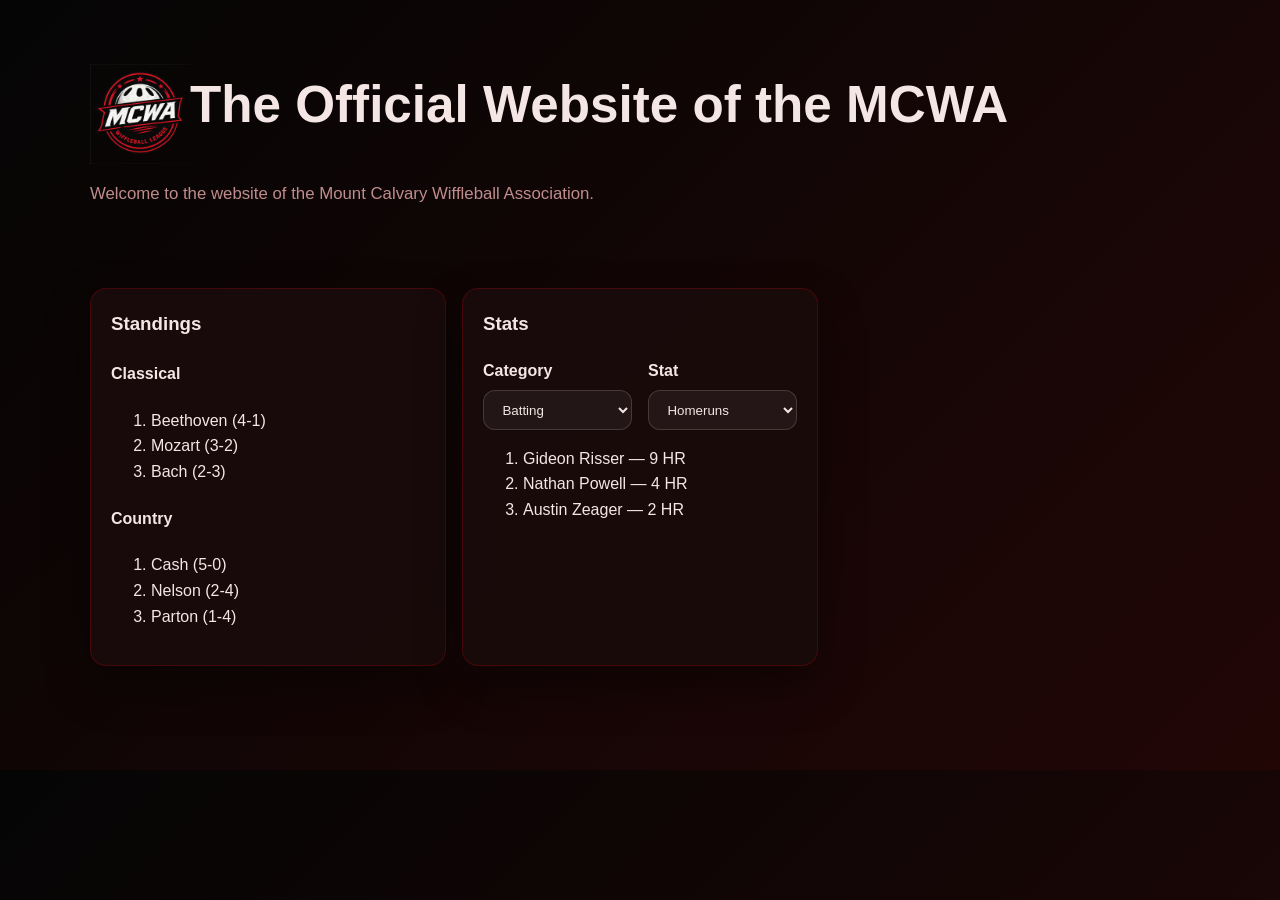
<file: index.html>
<!DOCTYPE html>
<html lang="en">
  <head>
    <meta charset="UTF-8" />
    <meta name="viewport" content="width=device-width, initial-scale=1.0" />
    <title>MCWA</title>
    <link rel="icon" href="logo.png">
    <link rel="stylesheet" href="source/styles.css" />
  </head>
  <body>
    
    <main class="container">
      <section class="hero">
        <div>
          <div class="sidebyside">
            <img src="logo.png" width="100" height="100">
            <h1>The Official Website of the MCWA</h1>
          </div>
          <p>
            Welcome to the website of the Mount Calvary Wiffleball Association.
          </p>
        </div>
      </section>

      <section id="about" class="features">
        <article id="standings" class="panel">
          <h3>Standings</h3>
          <h4>Classical</h4>
          <ol id="classical-standings"></ol>
          <h4>Country</h4>
          <ol id="country-standings"></ol>
        </article>
        <article id="stats" class="panel">
          <h3>Stats</h3>
          <div class="stat-filters">
            <div>
              <label for="stat-group">Category</label>
              <select id="stat-group">
                <option value="batting">Batting</option>
                <option value="pitching">Pitching</option>
              </select>
            </div>
            <div>
              <label for="stat-category">Stat</label>
              <select id="stat-category"></select>
            </div>
          </div>
          <ol id="stats-list"></ol>
        </article>
      </section>
    </main>

    <footer id="contact">
      <div class="container"></div>
    </footer>

    <script src="source/script.js"></script>
  </body>
</html>
</file>
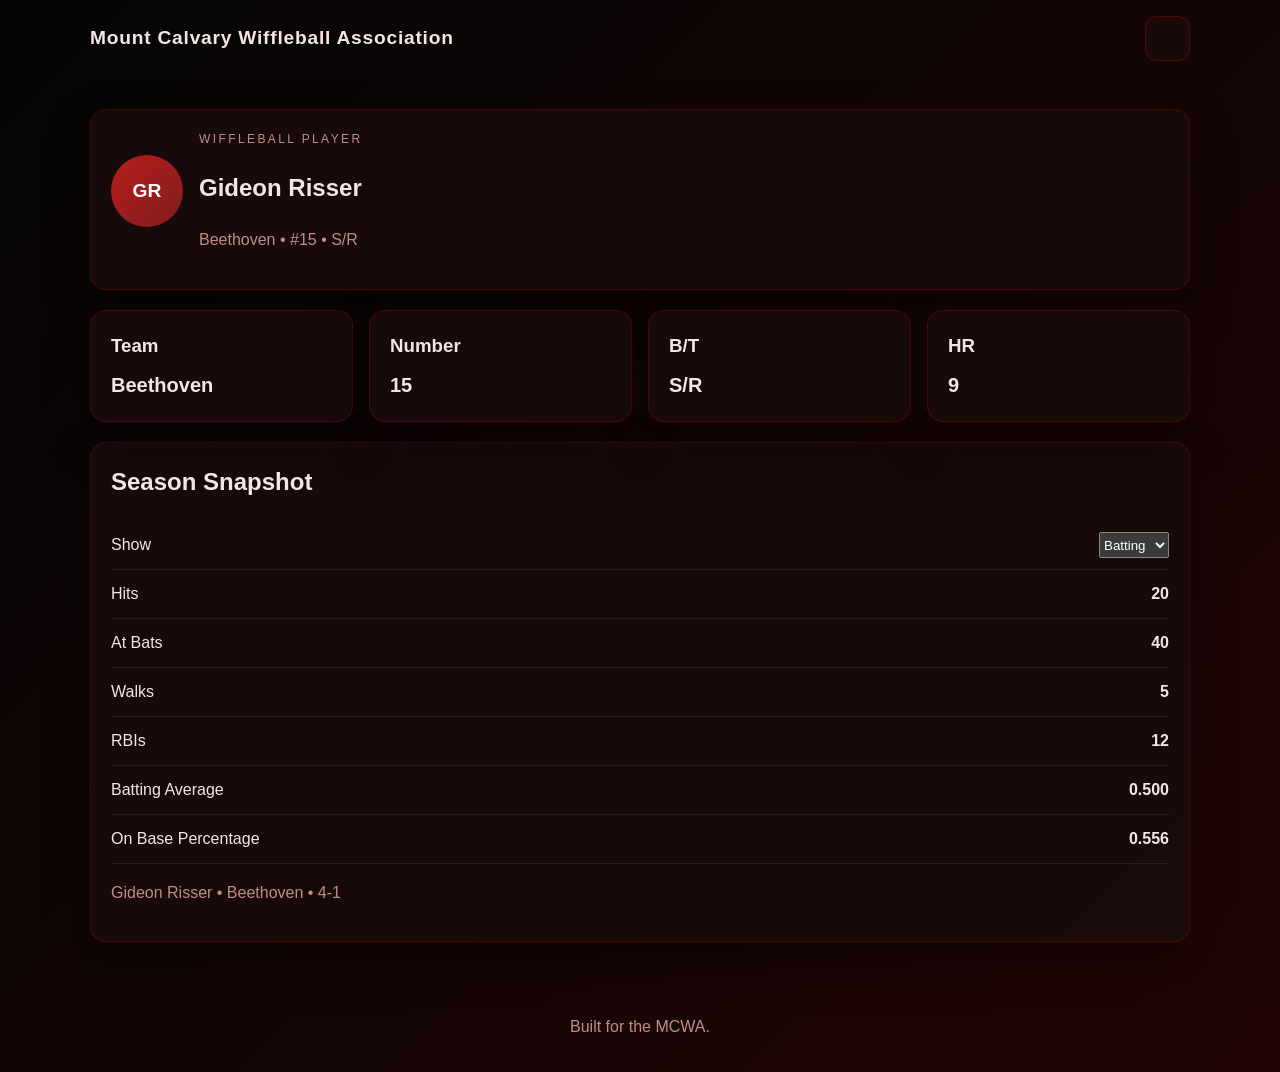
<file: player.html>
<!DOCTYPE html>
<html lang="en">
  <head>
    <meta charset="UTF-8" />
    <meta name="viewport" content="width=device-width, initial-scale=1.0" />
    <title>MCWA Player</title>
    <link rel="icon" href="logo.png" />
    <link rel="stylesheet" href="source/styles.css" />
  </head>
  <body>
    <header>
      <div class="container topbar">
        <a class="brand" href="index.html">Mount Calvary Wiffleball Association</a>
        <div class="dropdown">
          <button class="menu-toggle" aria-expanded="false" aria-controls="site-menu">
            <span></span>
            <span></span>
            <span></span>
            <span class="sr-only">Menu</span>
          </button>
          <nav id="site-menu" class="dropdown-menu">
            <a href="index.html#about">About</a>
            <a href="index.html#teams">Teams</a>
            <a href="index.html#standings">Standings</a>
          </nav>
        </div>
      </div>
    </header>

    <main class="container">
      <section class="player-shell">
        <div class="player-hero panel">
          <div class="player-hero-main">
            <div class="player-avatar" id="player-initials">P</div>
            <div>
              <p class="eyebrow">Wiffleball Player</p>
              <h1 id="player-name">Loading player…</h1>
              <p id="player-meta" class="player-meta">Loading profile details…</p>
            </div>
          </div>
        </div>

        <section class="player-stats">
          <article class="panel stat-card">
            <h3>Team</h3>
            <p id="team-value">—</p>
          </article>
          <article class="panel stat-card">
            <h3>Number</h3>
            <p id="number-value">—</p>
          </article>
          <article class="panel stat-card">
            <h3>B/T</h3>
            <p id="hand-value">—</p>
          </article>
          <article class="panel stat-card" id="hr-card">
            <h3>HR</h3>
            <p id="hr-value">—</p>
          </article>
          <article class="panel stat-card" id="era-card" style="display: none;">
            <h3>ERA</h3>
            <p id="era-card-value">—</p>
          </article>
        </section>

        <section class="panel player-details">
          <h2>Season Snapshot</h2>
          <div class="player-row" id="stats-view-row">
            <label for="stats-view">Show</label>
            <select id="stats-view">
              <option value="batting">Batting</option>
              <option value="pitching">Pitching</option>
            </select>
          </div>
          <div class="player-row batting-row">
            <span>Hits</span>
            <strong id="hits-value">—</strong>
          </div>
          <div class="player-row batting-row">
            <span>At Bats</span>
            <strong id="abs-value">—</strong>
          </div>
          <div class="player-row batting-row">
            <span>Walks</span>
            <strong id="walks-value">—</strong>
          </div>
          <div class="player-row batting-row">
            <span>RBIs</span>
            <strong id="rbi-detail-value">—</strong>
          </div>
          <div class="player-row batting-row">
            <span>Batting Average</span>
            <strong id="avg-value">—</strong>
          </div>
          <div class="player-row batting-row">
            <span>On Base Percentage</span>
            <strong id="obp-value">—</strong>
          </div>
          <div class="player-row pitching-row" style="display: none;">
            <span>ERA</span>
            <strong id="era-value">—</strong>
          </div>
          <div class="player-row pitching-row" style="display: none;">
            <span>Strikeouts</span>
            <strong id="k-value">—</strong>
          </div>
          <div class="player-row pitching-row" style="display: none;">
            <span>Innings Pitched</span>
            <strong id="ip-value">—</strong>
          </div>
          <p id="status-message" class="status-message">Loading player data from the league data file…</p>
        </section>
      </section>
    </main>

    <footer id="contact">
      <div class="container">Built for the MCWA.</div>
    </footer>

    <script src="source/script.js"></script>
    <script src="source/player.js"></script>
  </body>
</html>
</file>
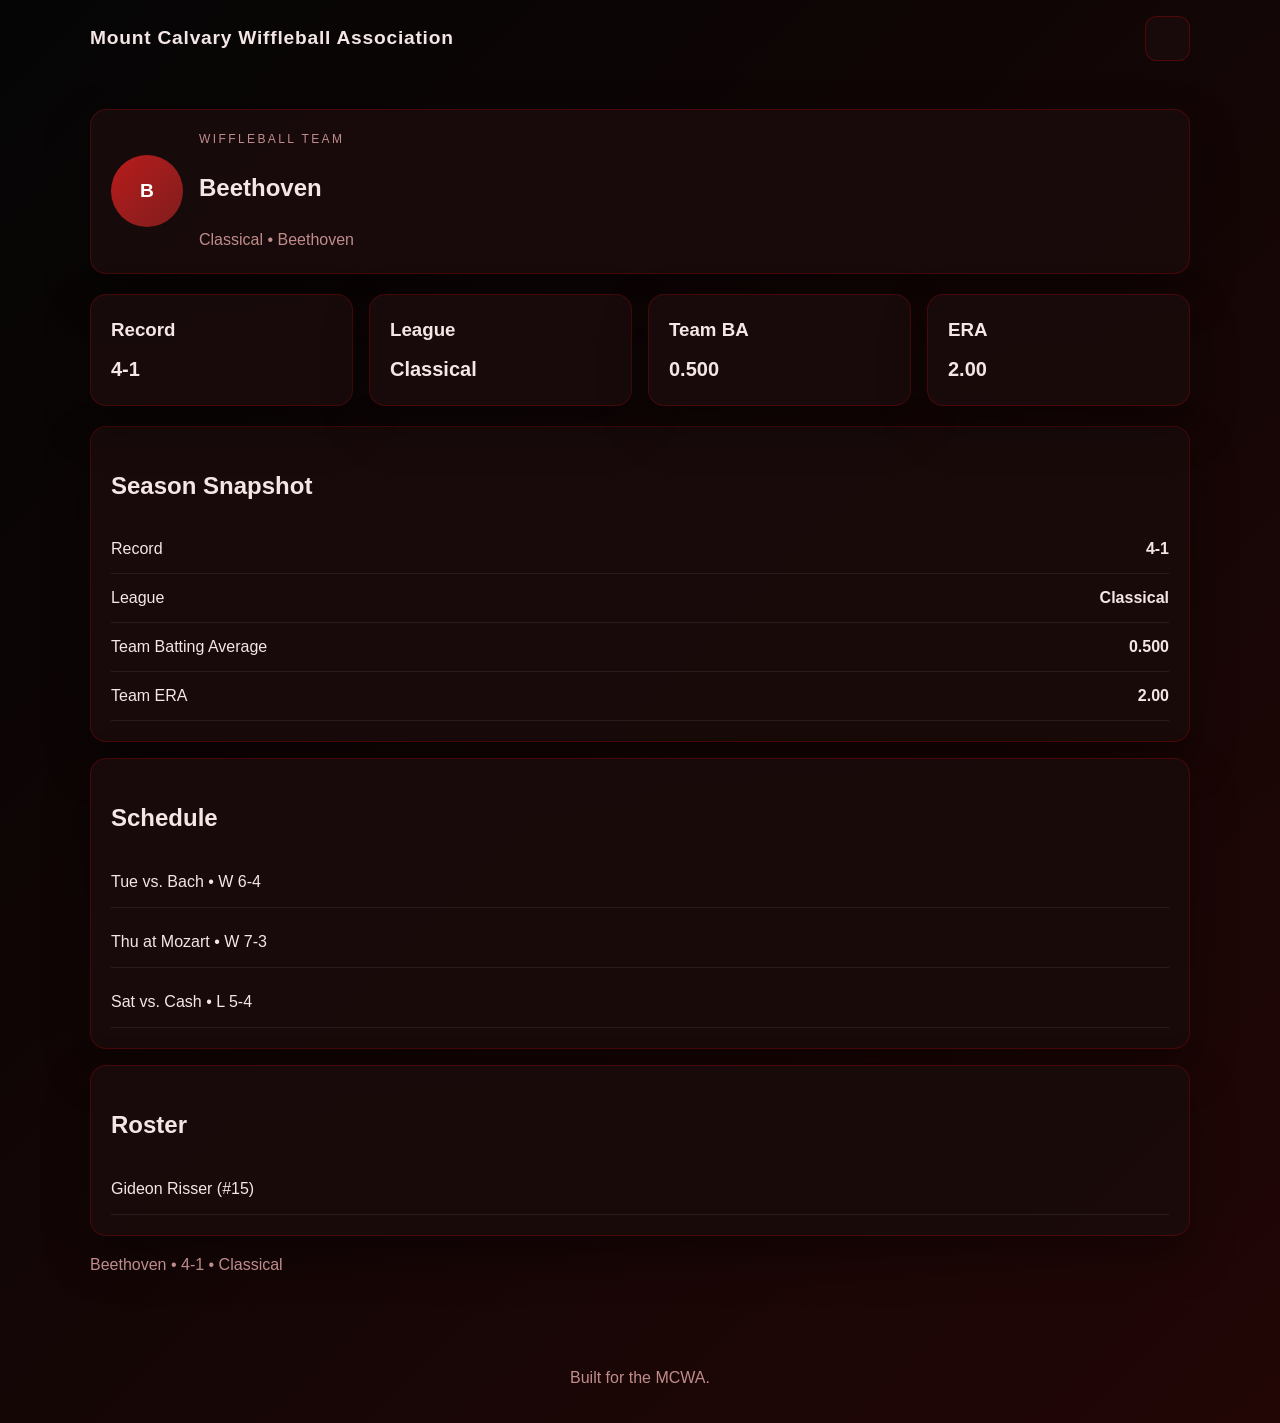
<file: teams.html>
<!DOCTYPE html>
<html lang="en">
  <head>
    <meta charset="UTF-8" />
    <meta name="viewport" content="width=device-width, initial-scale=1.0" />
    <title>MCWA Team</title>
    <link rel="icon" href="logo.png" />
    <link rel="stylesheet" href="source/styles.css" />
  </head>
  <body>
    <header>
      <div class="container topbar">
        <a class="brand" href="index.html">Mount Calvary Wiffleball Association</a>
        <div class="dropdown">
          <button class="menu-toggle" aria-expanded="false" aria-controls="site-menu">
            <span></span>
            <span></span>
            <span></span>
            <span class="sr-only">Menu</span>
          </button>
          <nav id="site-menu" class="dropdown-menu">
            <a href="index.html#about">About</a>
            <a href="index.html#teams">Teams</a>
            <a href="index.html#standings">Standings</a>
          </nav>
        </div>
      </div>
    </header>

    <main class="container">
      <section class="team-shell">
        <div class="panel team-hero">
          <div class="team-hero-main">
            <div class="team-avatar" id="team-initials">T</div>
            <div>
              <p class="eyebrow">Wiffleball Team</p>
              <h1 id="team-name">Loading team…</h1>
              <p id="team-meta" class="player-meta">Loading team details…</p>
            </div>
          </div>
        </div>

        <section class="team-stats">
          <article class="panel stat-card">
            <h3>Record</h3>
            <p id="record-value">—</p>
          </article>
          <article class="panel stat-card">
            <h3>League</h3>
            <p id="league-value">—</p>
          </article>
          <article class="panel stat-card">
            <h3>Team BA</h3>
            <p id="team-avg-value">—</p>
          </article>
          <article class="panel stat-card">
            <h3>ERA</h3>
            <p id="team-era-value">—</p>
          </article>
        </section>

        <section class="panel team-details">
          <h2>Season Snapshot</h2>
          <div class="team-row">
            <span>Record</span>
            <strong id="record-row-value">—</strong>
          </div>
          <div class="team-row">
            <span>League</span>
            <strong id="league-row-value">—</strong>
          </div>
          <div class="team-row">
            <span>Team Batting Average</span>
            <strong id="team-avg-row-value">—</strong>
          </div>
          <div class="team-row">
            <span>Team ERA</span>
            <strong id="team-era-row-value">—</strong>
          </div>
        </section>

        <section class="panel team-details">
          <h2>Schedule</h2>
          <ul id="schedule-list" class="team-list">
            <li>Loading schedule…</li>
          </ul>
        </section>

        <section class="panel team-details">
          <h2>Roster</h2>
          <ul id="roster-list" class="team-list">
            <li>Loading roster…</li>
          </ul>
        </section>

        <p id="team-status-message" class="status-message">Loading team data from the league data file…</p>
      </section>
    </main>

    <footer id="contact">
      <div class="container">Built for the MCWA.</div>
    </footer>

    <script src="source/script.js"></script>
    <script src="source/team.js"></script>
  </body>
</html>
</file>
<file: source/styles.css>
:root {
  color-scheme: dark;
  --bg: #050505;
  --panel: #1a0c0c;
  --text: #f5e6e6;
  --muted: #c08c8c;
  --accent: #b91c1c;
  --accent-2: #7f1d1d;
}

* {
  box-sizing: border-box;
}

body {
  margin: 0;
  font-family: Arial, Helvetica, sans-serif;
  background: linear-gradient(135deg, var(--bg), #220606);
  color: var(--text);
  line-height: 1.6;
}

a {
  color: inherit;
  text-decoration: none;
}

.container {
  width: min(1100px, calc(100% - 2rem));
  margin: 0 auto;
}

header {
  padding: 1rem 0;
}

.topbar {
  display: flex;
  flex-direction: row;
  justify-content: space-between;
  align-items: center;
  gap: 1rem;
}

.brand {
  font-size: 1.2rem;
  font-weight: 700;
  letter-spacing: 0.04em;
}

.dropdown {
  position: relative;
}

.menu-toggle {
  display: flex;
  flex-direction: column;
  justify-content: center;
  gap: 0.25rem;
  width: 2.8rem;
  height: 2.8rem;
  border: 1px solid rgba(255, 0, 0, 0.25);
  border-radius: 0.75rem;
  background: rgba(26, 12, 12, 0.9);
  cursor: pointer;
  padding: 0.6rem;
}

.menu-toggle span {
  display: block;
  height: 2px;
  background: var(--text);
  border-radius: 999px;
}

.sr-only {
  position: absolute;
  width: 1px;
  height: 1px;
  padding: 0;
  margin: -1px;
  overflow: hidden;
  clip: rect(0, 0, 0, 0);
  white-space: nowrap;
  border: 0;
}

.dropdown-menu {
  position: absolute;
  top: calc(100% + 0.5rem);
  right: 0;
  display: none;
  flex-direction: column;
  min-width: 10rem;
  background: rgba(26, 12, 12, 0.98);
  border: 1px solid rgba(255, 0, 0, 0.2);
  border-radius: 0.85rem;
  overflow: hidden;
  box-shadow: 0 12px 30px rgba(0, 0, 0, 0.35);
}

.dropdown-menu.open {
  display: flex;
}

.dropdown-menu a {
  padding: 0.8rem 1rem;
  color: var(--muted);
}

.dropdown-menu a:hover {
  color: white;
  background: rgba(185, 28, 28, 0.15);
}

.hero {
  padding: 4rem 0 3rem;
  display: grid;
  gap: 1.5rem;
  align-items: center;
}

.hero h1 {
  font-size: clamp(2rem, 4vw, 3.2rem);
  margin: 0;
}

.hero p {
  color: var(--muted);
  max-width: 650px;
  font-size: 1.05rem;
}

.btn {
  display: inline-block;
  background: linear-gradient(90deg, var(--accent), var(--accent-2));
  color: white;
  padding: 0.8rem 1.2rem;
  border-radius: 999px;
  font-weight: 600;
}

.panel {
  background: rgba(26, 12, 12, 0.9);
  border: 1px solid rgba(255, 0, 0, 0.2);
  border-radius: 16px;
  padding: 1.25rem;
  box-shadow: 0 20px 45px rgba(0, 0, 0, 0.35);
}

.features {
  display: grid;
  grid-template-columns: repeat(3, 1fr);
  gap: 1rem;
  padding: 1rem 0 3rem;
}

.features article h3 {
  margin-top: 0;
}

.features article p {
  color: var(--muted);
  margin-bottom: 0;
}

footer {
  padding: 1.5rem 0 2rem;
  color: var(--muted);
  text-align: center;
}

@media (max-width: 760px) {
  .features {
    grid-template-columns: 1fr;
  }

  .topbar {
    flex-direction: column;
    align-items: flex-start;
    gap: 0.75rem;
  }

  .dropdown {
    width: 100%;
  }

  .menu-toggle {
    margin-left: auto;
  }

  .dropdown-menu {
    left: 0;
    right: auto;
    width: 100%;
  }
}

.sidebyside {
  display: flex;
  flex-direction: row;
}

.player-shell {
  padding: 2rem 0 3rem;
}

.player-hero {
  margin-bottom: 1.25rem;
}

.player-hero-main {
  display: flex;
  align-items: center;
  gap: 1rem;
  margin-bottom: 1rem;
}

.player-avatar {
  display: grid;
  place-items: center;
  width: 4.5rem;
  height: 4.5rem;
  border-radius: 50%;
  font-size: 1.2rem;
  font-weight: 700;
  background: linear-gradient(135deg, var(--accent), var(--accent-2));
  color: white;
}

.eyebrow {
  margin: 0 0 0.25rem;
  text-transform: uppercase;
  letter-spacing: 0.2em;
  color: var(--muted);
  font-size: 0.75rem;
}

.player-meta {
  margin: 0;
  color: var(--muted);
}

.player-search {
  display: flex;
  gap: 0.75rem;
  flex-wrap: wrap;
}

.player-search input {
  padding: 0.8rem 1rem;
  border-radius: 999px;
  border: 1px solid rgba(255, 0, 0, 0.2);
  background: rgba(0, 0, 0, 0.15);
  color: var(--text);
  min-width: 240px;
}

.player-stats {
  display: grid;
  grid-template-columns: repeat(4, minmax(0, 1fr));
  gap: 1rem;
  margin-bottom: 1.25rem;
}

.stat-card h3 {
  margin-top: 0;
  margin-bottom: 0.5rem;
}

.stat-filters {
  display: grid;
  grid-template-columns: repeat(2, minmax(0, 1fr));
  gap: 1rem;
  margin-bottom: 1rem;
}

.stat-filters label {
  display: block;
  margin-bottom: 0.4rem;
  font-weight: 600;
}

.stat-filters select {
  width: 100%;
  padding: 0.65rem 0.9rem;
  border-radius: 0.75rem;
  border: 1px solid rgba(255, 255, 255, 0.15);
  background: rgba(255, 255, 255, 0.05);
  color: inherit;
}

.stat-card p {
  margin: 0;
  font-size: 1.25rem;
  font-weight: 700;
}

.player-details h2 {
  margin-top: 0;
}

.player-row {
  display: flex;
  justify-content: space-between;
  padding: 0.7rem 0;
  border-bottom: 1px solid rgba(255, 255, 255, 0.08);
}

.status-message {
  margin-top: 1rem;
  color: var(--muted);
}

@media (max-width: 760px) {
  .player-stats {
    grid-template-columns: 1fr 1fr;
  }

  .player-hero-main {
    flex-direction: column;
    align-items: flex-start;
  }
}

.team-shell {
  padding: 2rem 0 3rem;
}

.team-hero {
  margin-bottom: 1.25rem;
}

.team-hero-main {
  display: flex;
  align-items: center;
  gap: 1rem;
}

.team-avatar {
  display: grid;
  place-items: center;
  width: 4.5rem;
  height: 4.5rem;
  border-radius: 50%;
  font-size: 1.2rem;
  font-weight: 700;
  background: linear-gradient(135deg, var(--accent), var(--accent-2));
  color: white;
}

.team-stats {
  display: grid;
  grid-template-columns: repeat(4, minmax(0, 1fr));
  gap: 1rem;
  margin-bottom: 1.25rem;
}

.team-details {
  margin-bottom: 1rem;
}

.team-row {
  display: flex;
  justify-content: space-between;
  padding: 0.7rem 0;
  border-bottom: 1px solid rgba(255, 255, 255, 0.08);
}

.team-list {
  list-style: none;
  padding: 0;
  margin: 0;
  display: grid;
  gap: 0.6rem;
}

.team-list li {
  padding: 0.75rem 0;
  border-bottom: 1px solid rgba(255, 255, 255, 0.08);
}

.team-list a {
  color: var(--text);
}

.team-list a:hover {
  color: var(--accent);
}

@media (max-width: 760px) {
  .team-stats {
    grid-template-columns: 1fr 1fr;
  }
}
</file>
